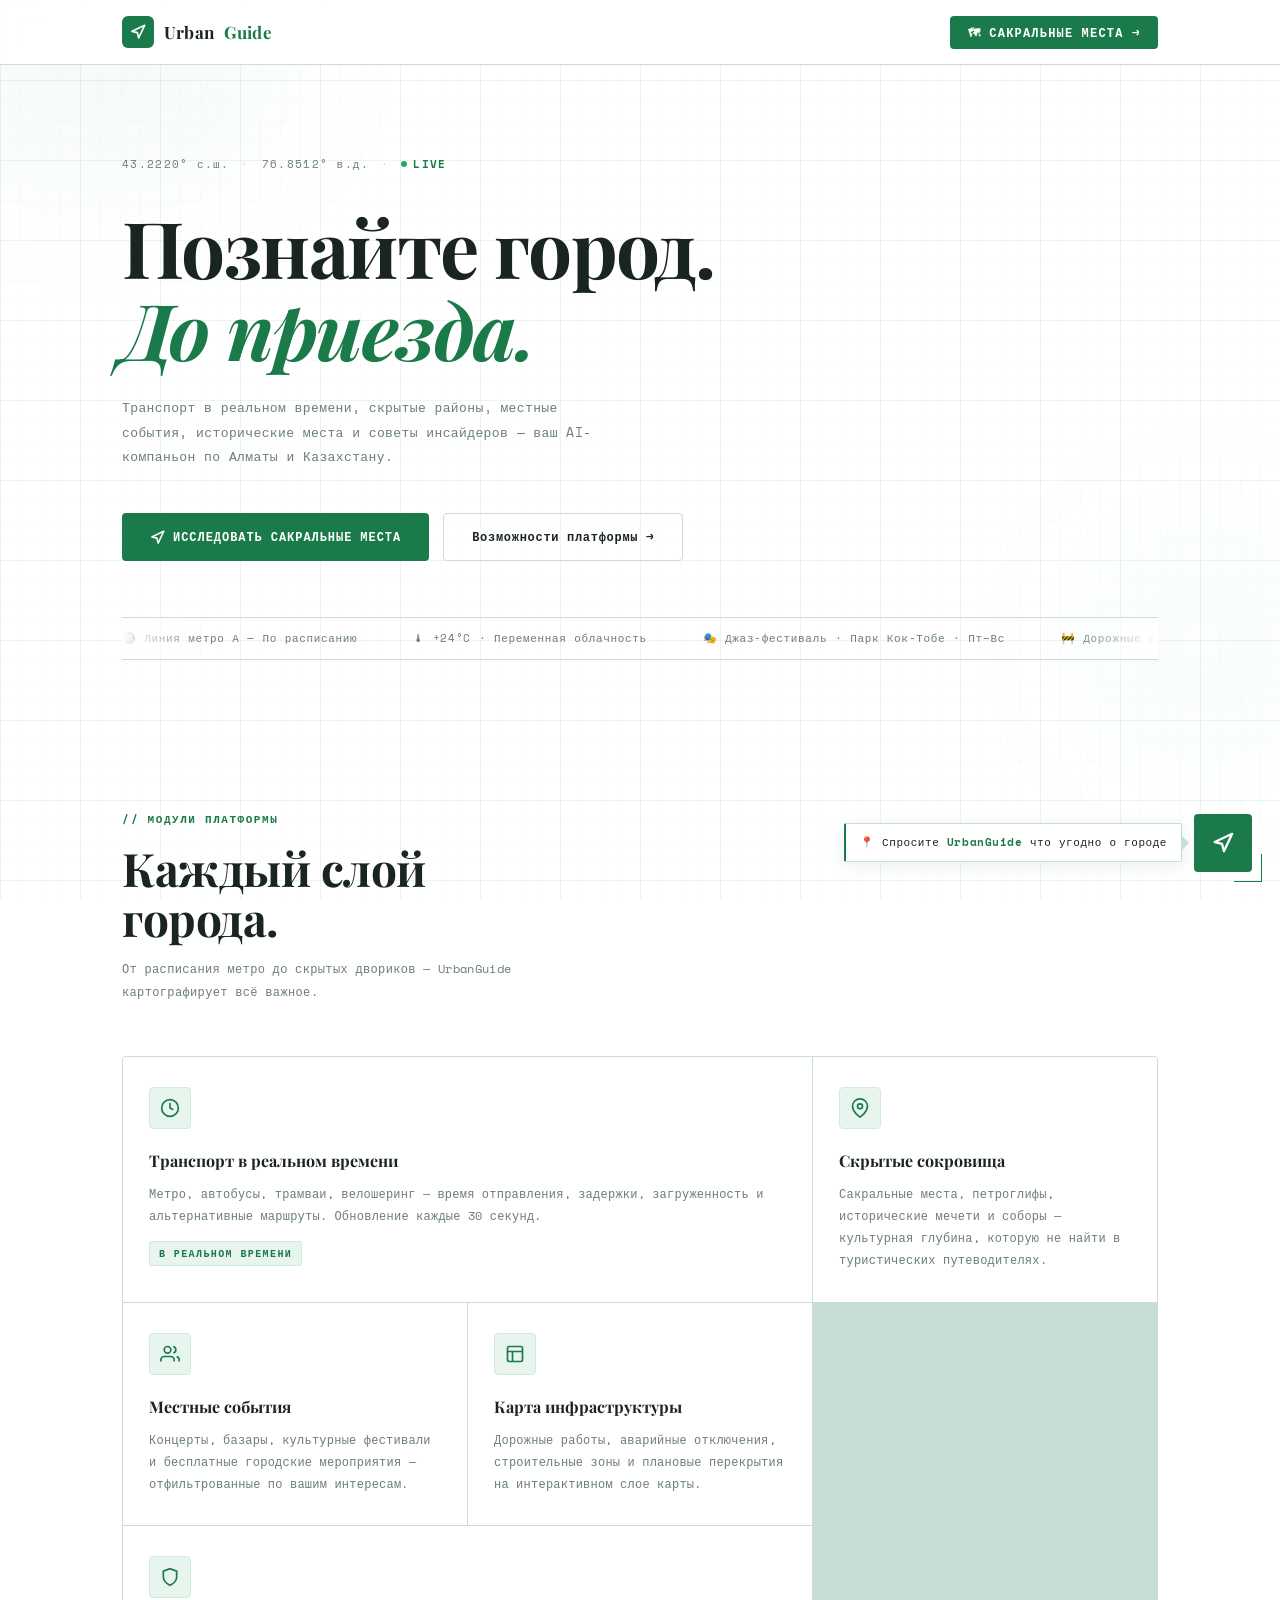
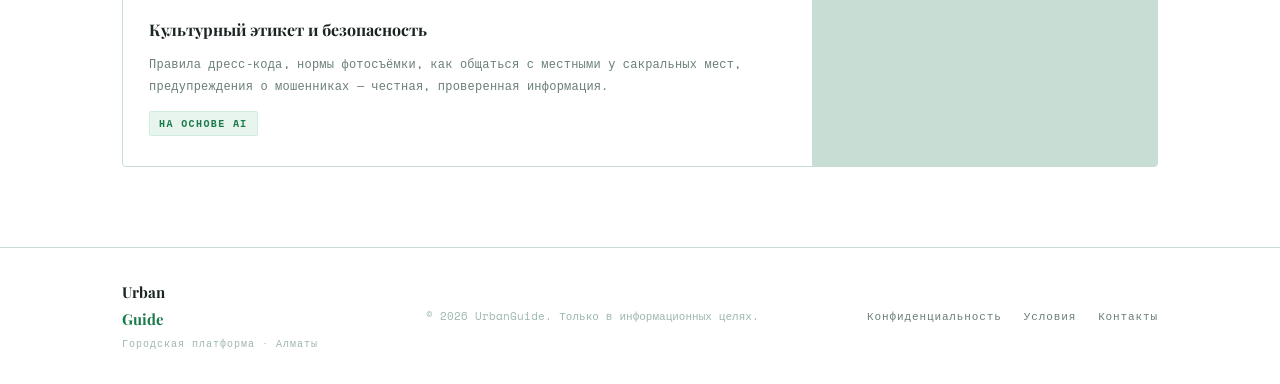
<file: index.html>
<!DOCTYPE html>
<html lang="ru">
<head>
  <meta charset="UTF-8">
  <meta name="viewport" content="width=device-width, initial-scale=1.0">
  <title>UrbanGuide — Умный путеводитель по Алматы</title>
  <link rel="stylesheet" href="style.css">
</head>
<body>

  <div class="map-grid"></div>
  <div class="orb orb-1"></div>
  <div class="orb orb-2"></div>

  <nav>
    <div class="nav-inner">
      <a href="index.html" class="nav-logo">
        <div class="nav-logo-icon">
          <svg width="16" height="16" viewBox="0 0 24 24" fill="none" stroke="currentColor" stroke-width="2.5" stroke-linecap="round" stroke-linejoin="round">
            <polygon points="3 11 22 2 13 21 11 13 3 11"/>
          </svg>
        </div>
        Urban<strong>Guide</strong>
      </a>
      <ul class="nav-links">
        <li><a href="hidden-gems.html" class="nav-cta">🗺 Сакральные места →</a></li>
      </ul>
    </div>
  </nav>

  <section class="hero">
    <div class="wrapper">
      <div class="hero-coords">
        <span class="coord-item">43.2220° с.ш.</span>
        <span class="coord-sep">·</span>
        <span class="coord-item">76.8512° в.д.</span>
        <span class="coord-sep">·</span>
        <span class="coord-live">
          <span class="live-dot"></span>
          LIVE
        </span>
      </div>

      <h1>Познайте город.<br><em>До приезда.</em></h1>

      <p class="hero-sub">
        Транспорт в реальном времени, скрытые районы, местные события, исторические места
        и советы инсайдеров — ваш AI-компаньон по Алматы и Казахстану.
      </p>

      <div class="hero-actions">
        <a href="hidden-gems.html" class="btn-primary">
          <svg width="15" height="15" viewBox="0 0 24 24" fill="none" stroke="currentColor" stroke-width="2.5" stroke-linecap="round" stroke-linejoin="round"><polygon points="3 11 22 2 13 21 11 13 3 11"/></svg>
          Исследовать сакральные места
        </a>
        <a href="#features" class="btn-ghost">Возможности платформы →</a>
      </div>

      <div class="ticker-wrap">
        <div class="ticker-track">
          <span>🚇 Линия метро А — По расписанию</span>
          <span>🌡 +24°C · Переменная облачность</span>
          <span>🎭 Джаз-фестиваль · Парк Кок-Тобе · Пт–Вс</span>
          <span>🚧 Дорожные работы · пр. Абая · до 3 июня</span>
          <span>🏛 Казахский музей · Открыт 10:00–18:00</span>
          <span>🕌 Центральная мечеть · Открыта для посетителей</span>
          <span>🚇 Линия метро А — По расписанию</span>
          <span>🌡 +24°C · Переменная облачность</span>
          <span>🎭 Джаз-фестиваль · Парк Кок-Тобе · Пт–Вс</span>
          <span>🚧 Дорожные работы · пр. Абая · до 3 июня</span>
        </div>
      </div>
    </div>
  </section>

  <section class="section" id="features">
    <div class="wrapper">
      <div class="section-tag">// МОДУЛИ ПЛАТФОРМЫ</div>
      <h2 class="section-title">Каждый слой<br>города.</h2>
      <p class="section-sub">От расписания метро до скрытых двориков — UrbanGuide картографирует всё важное.</p>

      <div class="features-grid">
        <div class="feature-card feature-card--wide">
          <div class="feature-icon">
            <svg width="20" height="20" viewBox="0 0 24 24" fill="none" stroke="currentColor" stroke-width="2"><circle cx="12" cy="12" r="10"/><polyline points="12 6 12 12 16 14"/></svg>
          </div>
          <div class="feature-title">Транспорт в реальном времени</div>
          <div class="feature-desc">Метро, автобусы, трамваи, велошеринг — время отправления, задержки, загруженность и альтернативные маршруты. Обновление каждые 30 секунд.</div>
          <div class="feature-tag">В РЕАЛЬНОМ ВРЕМЕНИ</div>
        </div>
        <div class="feature-card">
          <div class="feature-icon">
            <svg width="20" height="20" viewBox="0 0 24 24" fill="none" stroke="currentColor" stroke-width="2"><path d="M21 10c0 7-9 13-9 13s-9-6-9-13a9 9 0 0 1 18 0z"/><circle cx="12" cy="10" r="3"/></svg>
          </div>
          <div class="feature-title">Скрытые сокровища</div>
          <div class="feature-desc">Сакральные места, петроглифы, исторические мечети и соборы — культурная глубина, которую не найти в туристических путеводителях.</div>
        </div>
        <div class="feature-card">
          <div class="feature-icon">
            <svg width="20" height="20" viewBox="0 0 24 24" fill="none" stroke="currentColor" stroke-width="2"><path d="M17 21v-2a4 4 0 0 0-4-4H5a4 4 0 0 0-4 4v2"/><circle cx="9" cy="7" r="4"/><path d="M23 21v-2a4 4 0 0 0-3-3.87M16 3.13a4 4 0 0 1 0 7.75"/></svg>
          </div>
          <div class="feature-title">Местные события</div>
          <div class="feature-desc">Концерты, базары, культурные фестивали и бесплатные городские мероприятия — отфильтрованные по вашим интересам.</div>
        </div>
        <div class="feature-card">
          <div class="feature-icon">
            <svg width="20" height="20" viewBox="0 0 24 24" fill="none" stroke="currentColor" stroke-width="2"><rect x="3" y="3" width="18" height="18" rx="2"/><path d="M3 9h18M9 21V9"/></svg>
          </div>
          <div class="feature-title">Карта инфраструктуры</div>
          <div class="feature-desc">Дорожные работы, аварийные отключения, строительные зоны и плановые перекрытия на интерактивном слое карты.</div>
        </div>
        <div class="feature-card feature-card--wide">
          <div class="feature-icon">
            <svg width="20" height="20" viewBox="0 0 24 24" fill="none" stroke="currentColor" stroke-width="2"><path d="M12 22s8-4 8-10V5l-8-3-8 3v7c0 6 8 10 8 10z"/></svg>
          </div>
          <div class="feature-title">Культурный этикет и безопасность</div>
          <div class="feature-desc">Правила дресс-кода, нормы фотосъёмки, как общаться с местными у сакральных мест, предупреждения о мошенниках — честная, проверенная информация.</div>
          <div class="feature-tag">НА ОСНОВЕ AI</div>
        </div>
      </div>
    </div>
  </section>

  <footer>
    <div class="footer-inner">
      <div class="footer-logo">
        Urban<strong>Guide</strong>
        <span class="footer-tagline">Городская платформа · Алматы</span>
      </div>
      <div class="footer-copy">© 2026 UrbanGuide. Только в информационных целях.</div>
      <div class="footer-links">
        <a href="#">Конфиденциальность</a>
        <a href="#">Условия</a>
        <a href="#">Контакты</a>
      </div>
    </div>
  </footer>

  <script src="chatbot.js" defer></script>
</body>
</html>
</file>
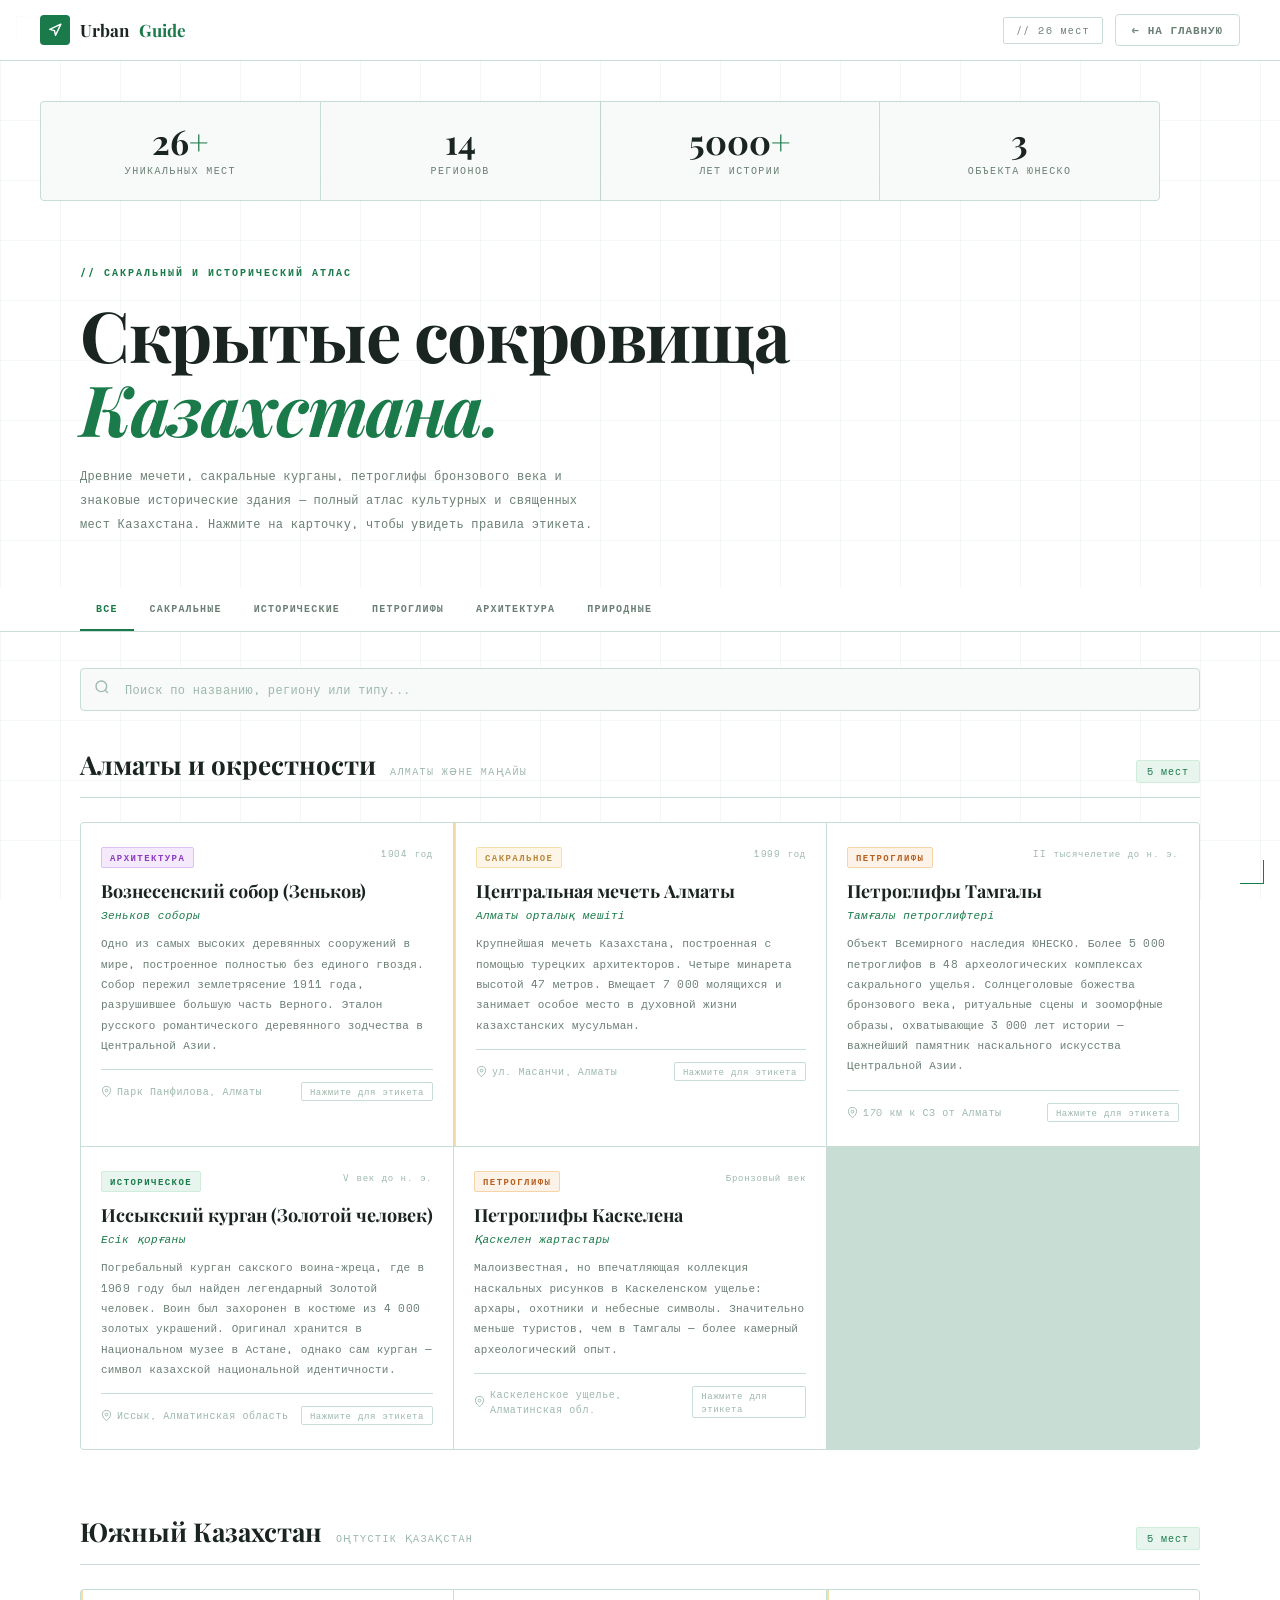
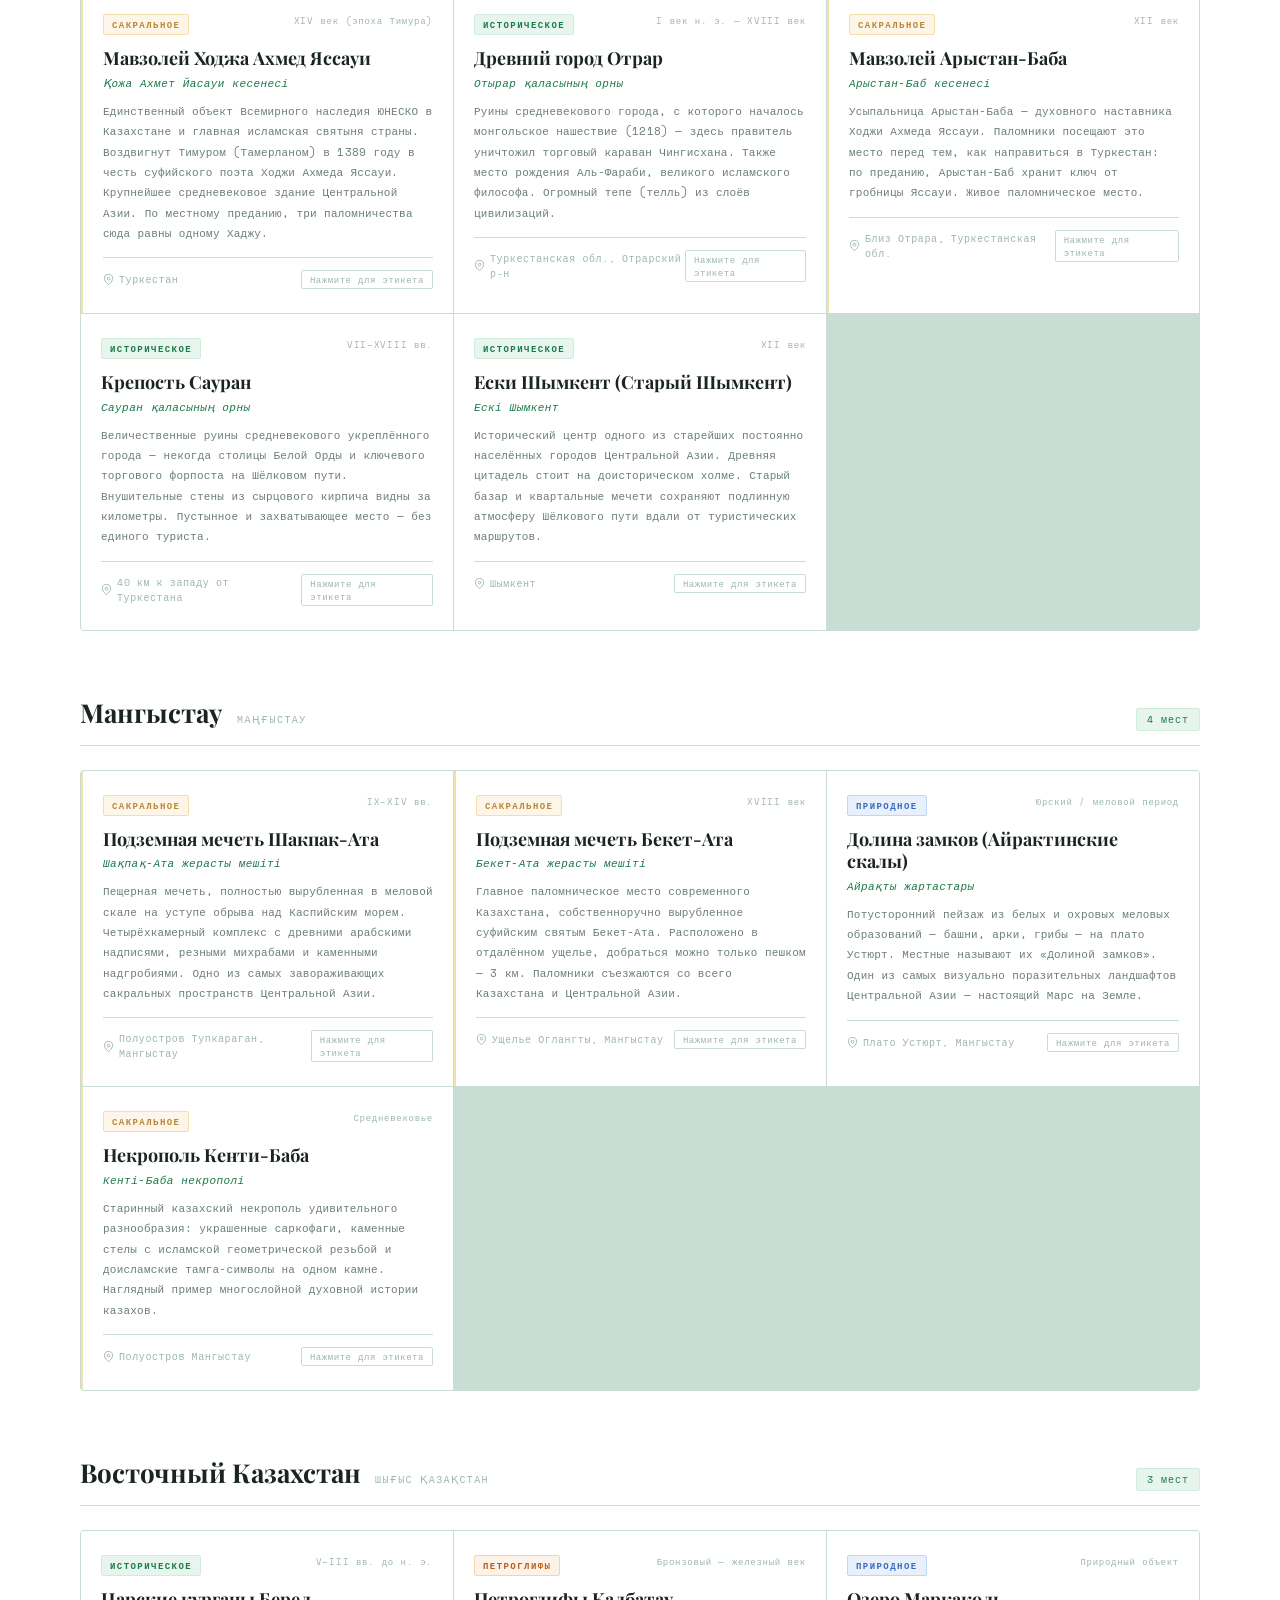
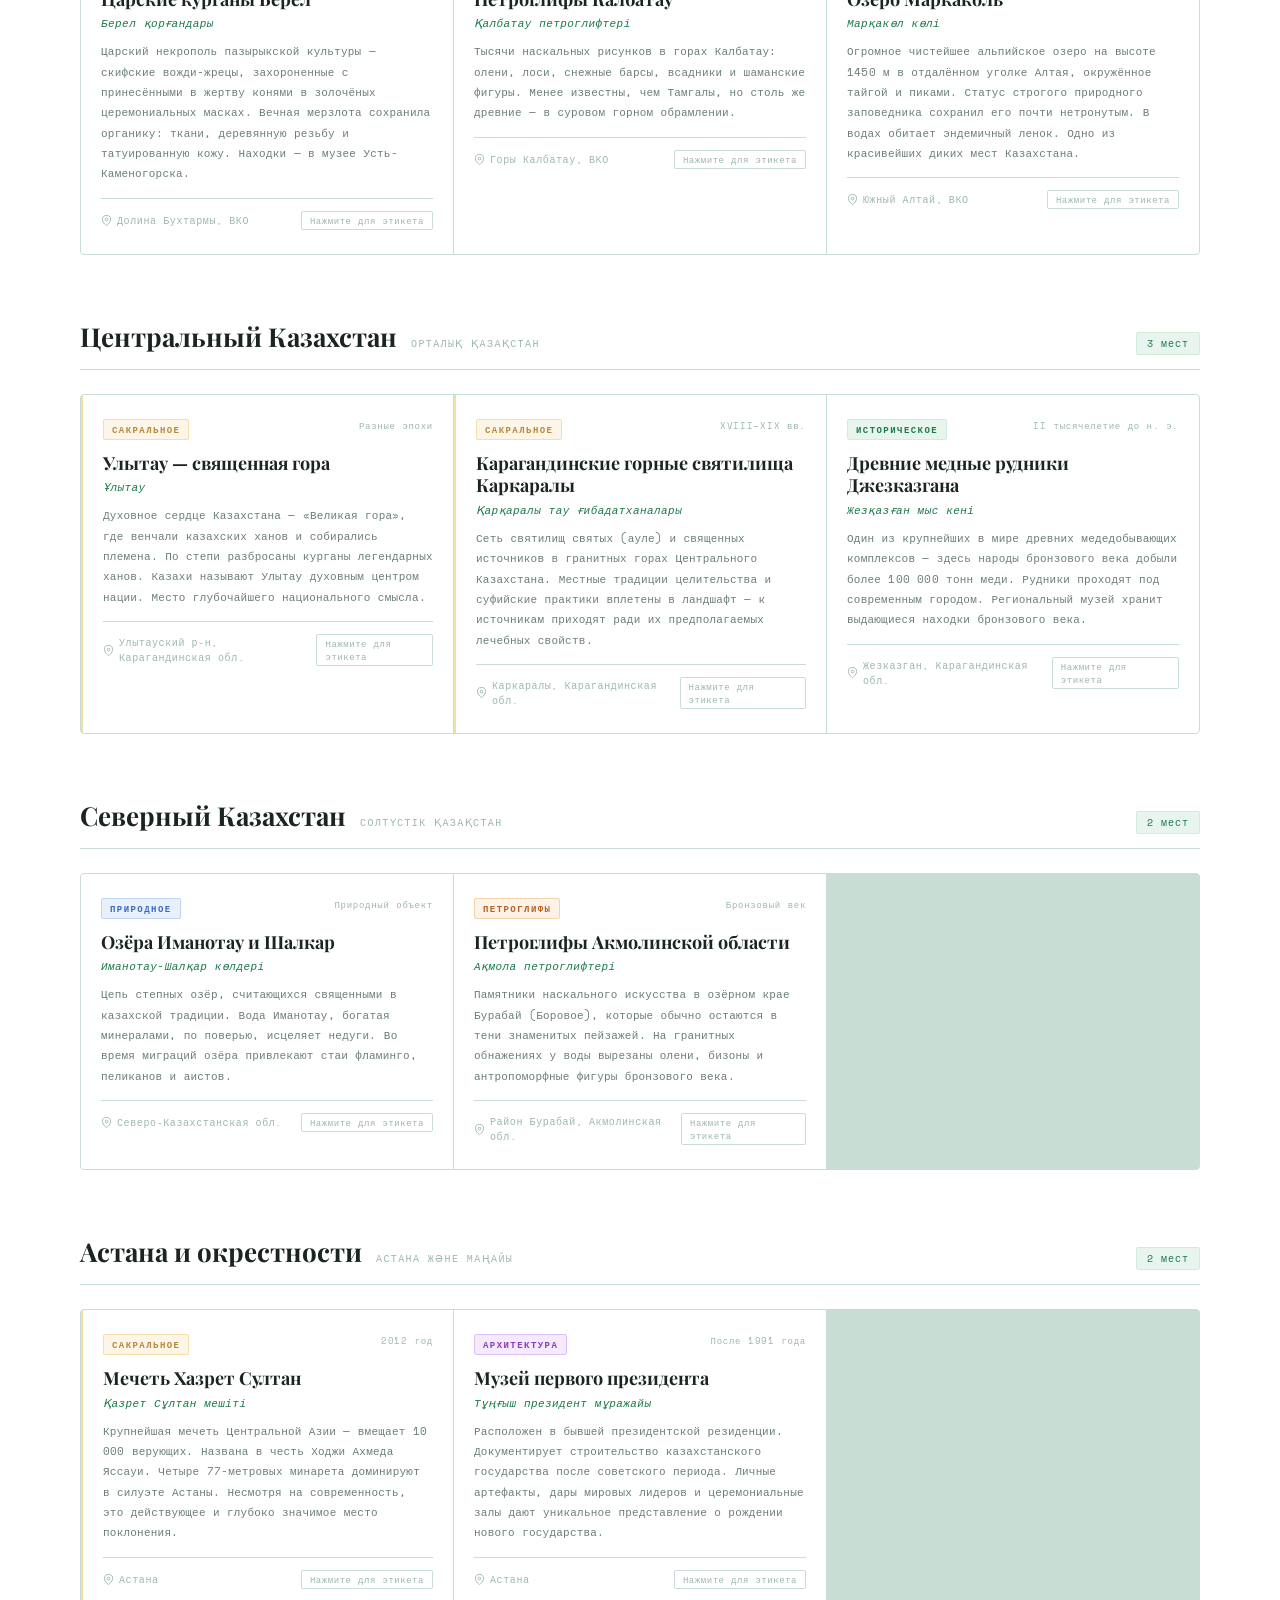
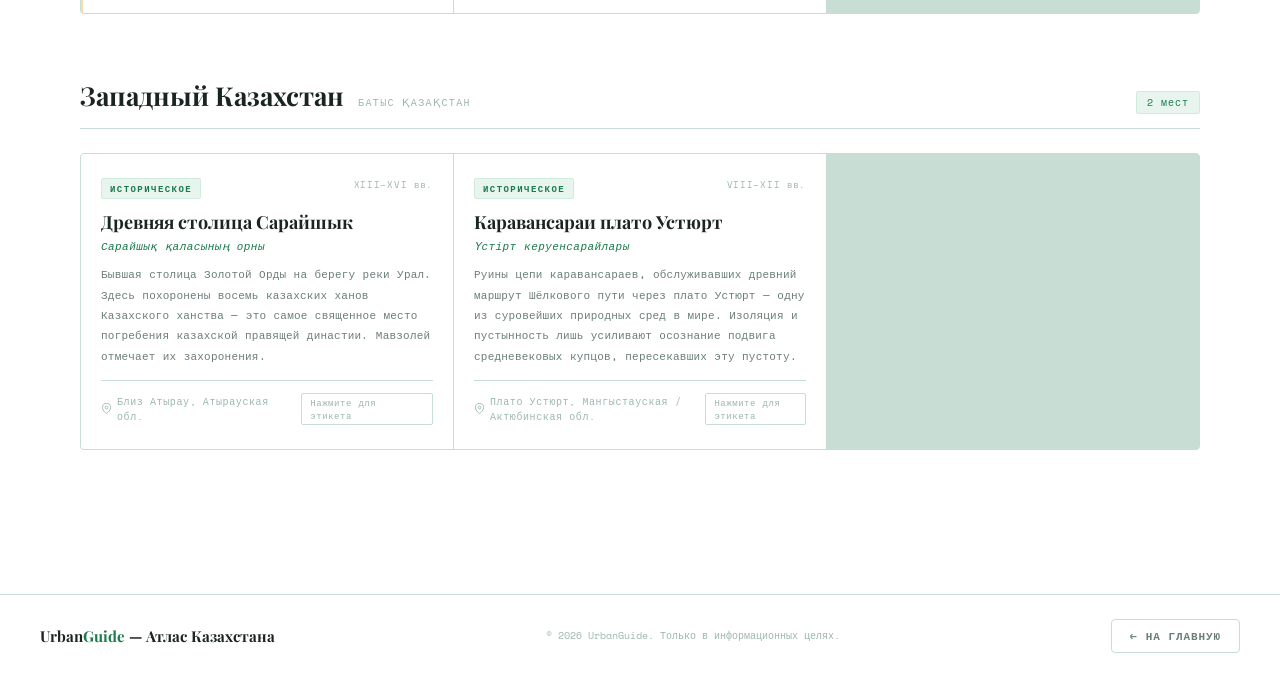
<file: hidden-gems.html>
<!DOCTYPE html>
<html lang="ru">
<head>
<meta charset="UTF-8">
<meta name="viewport" content="width=device-width, initial-scale=1.0">
<title>Сакральные места — Казахстан | UrbanGuide</title>
<link rel="preconnect" href="https://fonts.googleapis.com">
<link href="https://fonts.googleapis.com/css2?family=Playfair+Display:ital,wght@0,400;0,700;1,400;1,700&family=Space+Mono:wght@400;700&display=swap" rel="stylesheet">
<style>
:root {
  --bg:        #ffffff;
  --bg2:       #f7faf8;
  --bg3:       #eef6f1;
  --green:     #1a7a4a;
  --green-lt:  #27a762;
  --green-dim: #e8f5ee;
  --green-mid: #d0eddc;
  --gold:      #b8873a;
  --gold-dim:  #fdf6e8;
  --gold-mid:  #f5dfa8;
  --text:      #1a2420;
  --muted:     #6b7f75;
  --hint:      #9db8ac;
  --border:    #c8ddd3;
  --mono:      'Space Mono', monospace;
  --serif:     'Playfair Display', serif;
}
*,*::before,*::after{box-sizing:border-box;margin:0;padding:0}
html{scroll-behavior:smooth}
body{background:var(--bg);color:var(--text);font-family:var(--mono);min-height:100vh;overflow-x:hidden}

body::before{content:'';position:fixed;inset:0;background-image:linear-gradient(rgba(26,122,74,0.05) 1px,transparent 1px),linear-gradient(90deg,rgba(26,122,74,0.05) 1px,transparent 1px);background-size:60px 60px;pointer-events:none;z-index:0}
body::after{content:'';position:fixed;top:16px;left:16px;width:24px;height:24px;border-top:1px solid var(--green);border-left:1px solid var(--green);z-index:10;pointer-events:none}
.corner-br{position:fixed;bottom:16px;right:16px;width:24px;height:24px;border-bottom:1px solid var(--green);border-right:1px solid var(--green);z-index:10;pointer-events:none}

/* NAV */
nav{position:sticky;top:0;z-index:100;padding:14px 40px;border-bottom:1.5px solid var(--border);background:rgba(255,255,255,0.95);backdrop-filter:blur(20px);display:flex;align-items:center;justify-content:space-between}
.nav-logo{display:flex;align-items:center;gap:10px;font-family:var(--serif);font-size:17px;font-weight:700;color:var(--text);text-decoration:none}
.nav-logo strong{color:var(--green)}
.nav-logo-icon{width:30px;height:30px;background:var(--green);border-radius:4px;display:flex;align-items:center;justify-content:center}
.nav-logo-icon svg{width:14px;height:14px;color:#fff}
.nav-right{display:flex;align-items:center;gap:12px}
.nav-back{font-family:var(--mono);font-size:11px;font-weight:700;letter-spacing:0.08em;text-transform:uppercase;color:var(--muted);text-decoration:none;border:1.5px solid var(--border);padding:7px 16px;border-radius:4px;transition:all 0.2s}
.nav-back:hover{border-color:var(--green);color:var(--green);background:var(--green-dim)}
.nav-count{font-size:10px;letter-spacing:0.14em;color:var(--muted);border:1px solid var(--border);padding:5px 12px;border-radius:2px}

/* HERO */
.hero{padding:64px 40px 52px;position:relative;z-index:1;max-width:1200px;margin:0 auto}
.hero-label{font-size:10px;letter-spacing:0.2em;color:var(--green);font-weight:700;text-transform:uppercase;margin-bottom:18px}
.hero h1{font-family:var(--serif);font-size:clamp(40px,5.5vw,80px);font-weight:700;line-height:1.05;letter-spacing:-0.02em;margin-bottom:18px;color:var(--text)}
.hero h1 em{font-style:italic;color:var(--green)}
.hero-sub{font-size:12px;color:var(--muted);max-width:520px;line-height:2;letter-spacing:0.03em;margin-bottom:0}

/* STATS */
.stats-bar{display:grid;grid-template-columns:repeat(4,1fr);gap:1px;background:var(--border);border:1.5px solid var(--border);border-radius:4px;overflow:hidden;margin:40px 40px 0;max-width:1120px}
.stat-item{background:var(--bg2);padding:22px 18px;text-align:center;position:relative}
.stat-item::before{content:'';position:absolute;top:0;left:0;right:0;height:2px;background:var(--green);transform:scaleX(0);transform-origin:left;transition:transform 0.3s}
.stat-item:hover::before{transform:scaleX(1)}
.stat-num{font-family:var(--serif);font-size:34px;font-weight:700;color:var(--text);line-height:1;margin-bottom:5px}
.stat-num span{color:var(--green)}
.stat-label{font-size:10px;color:var(--muted);text-transform:uppercase;letter-spacing:0.14em}

/* FILTER */
.filter-bar{position:sticky;top:57px;z-index:90;background:rgba(255,255,255,0.97);backdrop-filter:blur(20px);border-bottom:1.5px solid var(--border)}
.filter-inner{max-width:1200px;margin:0 auto;padding:0 40px;display:flex;gap:0;overflow-x:auto;scrollbar-width:none}
.filter-inner::-webkit-scrollbar{display:none}
.filter-btn{background:none;border:none;border-bottom:2px solid transparent;color:var(--muted);font-family:var(--mono);font-size:10px;font-weight:700;letter-spacing:0.12em;text-transform:uppercase;padding:13px 16px;cursor:pointer;transition:color 0.2s,border-color 0.2s;white-space:nowrap;flex-shrink:0}
.filter-btn:hover{color:var(--text)}
.filter-btn.active{color:var(--green);border-bottom-color:var(--green)}

/* SEARCH */
.search-section{max-width:1200px;margin:0 auto;padding:36px 40px 0}
.search-wrap{position:relative}
.search-input{width:100%;background:var(--bg2);border:1.5px solid var(--border);border-radius:4px;padding:12px 16px 12px 44px;color:var(--text);font-family:var(--mono);font-size:12px;outline:none;transition:border-color 0.2s;letter-spacing:0.03em}
.search-input::placeholder{color:var(--hint)}
.search-input:focus{border-color:var(--green)}
.search-icon{position:absolute;left:14px;top:50%;transform:translateY(-50%);color:var(--hint)}
.search-icon svg{width:16px;height:16px}

/* MAIN */
main{max-width:1200px;margin:0 auto;padding:36px 40px 80px;position:relative;z-index:1}

/* REGION */
.region{margin-bottom:64px}
.region-header{display:flex;align-items:baseline;gap:14px;margin-bottom:24px;padding-bottom:14px;border-bottom:1.5px solid var(--border)}
.region-name{font-family:var(--serif);font-size:26px;font-weight:700;color:var(--text)}
.region-sub{font-size:10px;letter-spacing:0.14em;color:var(--hint);text-transform:uppercase}
.region-count{margin-left:auto;font-size:10px;letter-spacing:0.1em;color:var(--green);border:1px solid var(--green-mid);padding:3px 10px;border-radius:2px;background:var(--green-dim)}

/* GRID */
.gems-grid{display:grid;grid-template-columns:repeat(auto-fill,minmax(310px,1fr));gap:1px;background:var(--border);border:1.5px solid var(--border);border-radius:4px;overflow:hidden}

/* CARD */
.gem-card{background:var(--bg);padding:24px 20px;transition:background 0.2s;position:relative;cursor:pointer}
.gem-card:hover{background:var(--bg2)}
.gem-card::before{content:'';position:absolute;top:0;left:0;right:0;height:2.5px;background:var(--green);transform:scaleX(0);transform-origin:left;transition:transform 0.3s}
.gem-card:hover::before,.gem-card.expanded::before{transform:scaleX(1)}
.gem-card--sacred{border-left:2.5px solid var(--gold-mid)}
.gem-card--sacred::before{background:var(--gold)}

.card-top{display:flex;align-items:flex-start;justify-content:space-between;margin-bottom:12px}
.card-type{font-size:9px;letter-spacing:0.16em;font-weight:700;text-transform:uppercase;padding:3px 8px;border-radius:2px}
.type-sacred{background:var(--gold-dim);color:var(--gold);border:1px solid var(--gold-mid)}
.type-historical{background:var(--green-dim);color:var(--green);border:1px solid var(--green-mid)}
.type-natural{background:#e8f0fb;color:#3a6abf;border:1px solid #c0d4f5}
.type-architectural{background:#f5eafb;color:#8a3abf;border:1px solid #ddc0f5}
.type-petroglyphs{background:#fdf2e8;color:#b86020;border:1px solid #f5d4a8}
.card-era{font-size:9px;color:var(--hint);letter-spacing:0.08em}

.card-name{font-family:var(--serif);font-size:18px;font-weight:700;color:var(--text);line-height:1.25;margin-bottom:5px}
.card-name-kz{font-size:11px;color:var(--green);letter-spacing:0.04em;margin-bottom:10px;font-style:italic}
.card-desc{font-size:11px;color:var(--muted);line-height:1.85;letter-spacing:0.02em;margin-bottom:14px}

.card-footer{display:flex;align-items:center;justify-content:space-between;padding-top:12px;border-top:1px solid var(--border)}
.card-location{font-size:10px;color:var(--hint);letter-spacing:0.06em;display:flex;align-items:center;gap:5px}
.card-location svg{width:11px;height:11px;flex-shrink:0}
.tap-hint{font-size:9px;color:var(--hint);letter-spacing:0.06em;border:1px solid var(--border);padding:2px 8px;border-radius:2px;transition:all 0.2s}
.gem-card:hover .tap-hint,.gem-card.expanded .tap-hint{color:var(--green);border-color:var(--green-mid);background:var(--green-dim)}

/* ETIQUETTE */
.etiq-panel{display:none;margin-top:14px;background:var(--green-dim);border:1px solid var(--green-mid);border-radius:2px;padding:14px}
.gem-card.expanded .etiq-panel{display:block}
.etiq-title{font-size:9px;font-weight:700;letter-spacing:0.16em;text-transform:uppercase;color:var(--green);margin-bottom:10px}
.etiq-list{list-style:none;display:flex;flex-direction:column;gap:7px}
.etiq-list li{font-size:11px;color:var(--muted);line-height:1.65;padding-left:14px;position:relative;letter-spacing:0.02em}
.etiq-list li::before{content:'→';position:absolute;left:0;color:var(--green);font-size:10px}

/* EMPTY */
.empty-state{text-align:center;padding:60px 20px;color:var(--hint);font-size:12px;letter-spacing:0.06em;display:none}
.empty-state.visible{display:block}

/* FOOTER */
footer{border-top:1.5px solid var(--border);padding:24px 40px;display:flex;align-items:center;justify-content:space-between;flex-wrap:wrap;gap:12px;position:relative;z-index:1;background:var(--bg)}
.footer-logo{font-family:var(--serif);font-size:15px;font-weight:700;color:var(--text)}
.footer-logo strong{color:var(--green)}
.footer-copy{font-size:10px;color:var(--hint)}
.footer-back{font-family:var(--mono);font-size:11px;font-weight:700;letter-spacing:0.08em;color:var(--muted);text-decoration:none;border:1.5px solid var(--border);padding:8px 18px;border-radius:4px;transition:all 0.2s;text-transform:uppercase}
.footer-back:hover{border-color:var(--green);color:var(--green);background:var(--green-dim)}

::-webkit-scrollbar{width:5px}
::-webkit-scrollbar-track{background:var(--bg2)}
::-webkit-scrollbar-thumb{background:var(--green-mid);border-radius:4px}

@media(max-width:640px){
  nav,.hero,main,footer,.search-section{padding-left:20px;padding-right:20px}
  .filter-inner{padding:0 20px}
  .stats-bar{grid-template-columns:repeat(2,1fr);margin-left:20px;margin-right:20px}
  .gems-grid{grid-template-columns:1fr}
}
</style>
</head>
<body>
<div class="corner-br"></div>

<nav>
  <a class="nav-logo" href="index.html">
    <div class="nav-logo-icon">
      <svg viewBox="0 0 24 24" fill="none" stroke="currentColor" stroke-width="2.5" stroke-linecap="round" stroke-linejoin="round"><polygon points="3 11 22 2 13 21 11 13 3 11"/></svg>
    </div>
    Urban<strong>Guide</strong>
  </a>
  <div class="nav-right">
    <div class="nav-count" id="total-count">// Загрузка...</div>
    <a class="nav-back" href="index.html">← На главную</a>
  </div>
</nav>

<div class="stats-bar">
  <div class="stat-item"><div class="stat-num" id="s-total">0<span>+</span></div><div class="stat-label">Уникальных мест</div></div>
  <div class="stat-item"><div class="stat-num">14<span></span></div><div class="stat-label">Регионов</div></div>
  <div class="stat-item"><div class="stat-num">5000<span>+</span></div><div class="stat-label">Лет истории</div></div>
  <div class="stat-item"><div class="stat-num">3<span></span></div><div class="stat-label">Объекта ЮНЕСКО</div></div>
</div>

<div class="hero">
  <div class="hero-label">// Сакральный и исторический атлас</div>
  <h1>Скрытые сокровища<br><em>Казахстана.</em></h1>
  <p class="hero-sub">Древние мечети, сакральные курганы, петроглифы бронзового века и знаковые исторические здания — полный атлас культурных и священных мест Казахстана. Нажмите на карточку, чтобы увидеть правила этикета.</p>
</div>

<div class="filter-bar">
  <div class="filter-inner" id="filter-bar">
    <button class="filter-btn active" data-filter="all">Все</button>
    <button class="filter-btn" data-filter="sacred">Сакральные</button>
    <button class="filter-btn" data-filter="historical">Исторические</button>
    <button class="filter-btn" data-filter="petroglyphs">Петроглифы</button>
    <button class="filter-btn" data-filter="architectural">Архитектура</button>
    <button class="filter-btn" data-filter="natural">Природные</button>
  </div>
</div>

<div class="search-section">
  <div class="search-wrap">
    <div class="search-icon"><svg viewBox="0 0 24 24" fill="none" stroke="currentColor" stroke-width="2"><circle cx="11" cy="11" r="8"/><line x1="21" y1="21" x2="16.65" y2="16.65"/></svg></div>
    <input class="search-input" id="search-input" type="text" placeholder="Поиск по названию, региону или типу..." autocomplete="off">
  </div>
</div>

<main id="main-content">
  <div id="gems-container"></div>
  <div class="empty-state" id="empty-state">По вашему запросу ничего не найдено.</div>
</main>

<footer>
  <div class="footer-logo">Urban<strong>Guide</strong> — Атлас Казахстана</div>
  <div class="footer-copy">© 2026 UrbanGuide. Только в информационных целях.</div>
  <a class="footer-back" href="index.html">← На главную</a>
</footer>

<script>
const GEMS = [
  {
    region: "Алматы и окрестности",
    regionSub: "Алматы және маңайы",
    items: [
      {
        name: "Вознесенский собор (Зеньков)",
        nameKz: "Зеньков соборы",
        type: "architectural",
        typeLabel: "Архитектура",
        era: "1904 год",
        location: "Парк Панфилова, Алматы",
        desc: "Одно из самых высоких деревянных сооружений в мире, построенное полностью без единого гвоздя. Собор пережил землетрясение 1911 года, разрушившее большую часть Верного. Эталон русского романтического деревянного зодчества в Центральной Азии.",
        etiquette: [
          "Скромная одежда обязательна — плечи и колени должны быть прикрыты",
          "Женщинам следует покрыть голову платком внутри",
          "Съёмка снаружи разрешена; внутри — спрашивайте разрешение",
          "Соблюдайте тишину во время богослужений",
          "Не входите во время активной литургии без приглашения"
        ]
      },
      {
        name: "Центральная мечеть Алматы",
        nameKz: "Алматы орталық мешіті",
        type: "sacred",
        typeLabel: "Сакральное",
        era: "1999 год",
        location: "ул. Масанчи, Алматы",
        desc: "Крупнейшая мечеть Казахстана, построенная с помощью турецких архитекторов. Четыре минарета высотой 47 метров. Вмещает 7 000 молящихся и занимает особое место в духовной жизни казахстанских мусульман.",
        etiquette: [
          "Снимайте обувь перед входом — используйте специальные стеллажи",
          "Женщины обязаны носить хиджаб и одежду, закрывающую всё тело",
          "Мужчины должны быть в длинных брюках; шорты не допускаются",
          "Немусульмане могут войти вне времени намаза — уточните у прихожанина",
          "Пять ежедневных намазов: избегайте визитов в эти промежутки",
          "Фотосъёмка внутри без официального разрешения запрещена"
        ]
      },
      {
        name: "Петроглифы Тамгалы",
        nameKz: "Тамғалы петроглифтері",
        type: "petroglyphs",
        typeLabel: "Петроглифы",
        era: "II тысячелетие до н. э.",
        location: "170 км к СЗ от Алматы",
        desc: "Объект Всемирного наследия ЮНЕСКО. Более 5 000 петроглифов в 48 археологических комплексах сакрального ущелья. Солнцеголовые божества бронзового века, ритуальные сцены и зооморфные образы, охватывающие 3 000 лет истории — важнейший памятник наскального искусства Центральной Азии.",
        etiquette: [
          "Не прикасайтесь к рисункам — жир с кожи ускоряет разрушение камня",
          "Держитесь обозначенных троп — хождение вне дорожек повреждает памятник",
          "Съёмка разрешена; штатив требует разрешения у смотрителей",
          "Ущелье считается священным местом — ведите себя с почтением",
          "Нанимайте только официальных гидов у входа — неофициальные здесь распространены",
          "Запрещено есть и пить вблизи петроглифов"
        ]
      },
      {
        name: "Иссыкский курган (Золотой человек)",
        nameKz: "Есік қорғаны",
        type: "historical",
        typeLabel: "Историческое",
        era: "V век до н. э.",
        location: "Иссык, Алматинская область",
        desc: "Погребальный курган сакского воина-жреца, где в 1969 году был найден легендарный Золотой человек. Воин был захоронен в костюме из 4 000 золотых украшений. Оригинал хранится в Национальном музее в Астане, однако сам курган — символ казахской национальной идентичности.",
        etiquette: [
          "Курган — погребальное место, относитесь к нему как к священной земле",
          "Не взбирайтесь на насыпь",
          "Громкий шум и музыка неуместны",
          "Рядом есть музей с репликами Золотого человека — настоятельно рекомендуется"
        ]
      },
      {
        name: "Петроглифы Каскелена",
        nameKz: "Қаскелен жартастары",
        type: "petroglyphs",
        typeLabel: "Петроглифы",
        era: "Бронзовый век",
        location: "Каскеленское ущелье, Алматинская обл.",
        desc: "Малоизвестная, но впечатляющая коллекция наскальных рисунков в Каскеленском ущелье: архары, охотники и небесные символы. Значительно меньше туристов, чем в Тамгалы — более камерный археологический опыт.",
        etiquette: [
          "Официального входного билета нет — не оставляйте мусора",
          "Не прикасайтесь к рисункам",
          "Никакой инфраструктуры — берите воду и карту с собой"
        ]
      }
    ]
  },
  {
    region: "Южный Казахстан",
    regionSub: "Оңтүстік Қазақстан",
    items: [
      {
        name: "Мавзолей Ходжа Ахмед Яссауи",
        nameKz: "Қожа Ахмет Йасауи кесенесі",
        type: "sacred",
        typeLabel: "Сакральное",
        era: "XIV век (эпоха Тимура)",
        location: "Туркестан",
        desc: "Единственный объект Всемирного наследия ЮНЕСКО в Казахстане и главная исламская святыня страны. Воздвигнут Тимуром (Тамерланом) в 1389 году в честь суфийского поэта Ходжи Ахмеда Яссауи. Крупнейшее средневековое здание Центральной Азии. По местному преданию, три паломничества сюда равны одному Хаджу.",
        etiquette: [
          "Скромная одежда строго обязательна — полное прикрытие для всех посетителей",
          "Женщинам необходимо покрыть голову и носить длинную одежду",
          "Снимайте обувь у входа",
          "Громко разговаривать или смеяться в главном зале — неуважение",
          "Не прикасайтесь к огромному бронзовому казану (Тайказан)",
          "Фотосъёмка внутри — платный билет у кассы",
          "Место принимает настоящих паломников — уступайте им дорогу"
        ]
      },
      {
        name: "Древний город Отрар",
        nameKz: "Отырар қаласының орны",
        type: "historical",
        typeLabel: "Историческое",
        era: "I век н. э. — XVIII век",
        location: "Туркестанская обл., Отрарский р-н",
        desc: "Руины средневекового города, с которого началось монгольское нашествие (1218) — здесь правитель уничтожил торговый караван Чингисхана. Также место рождения Аль-Фараби, великого исламского философа. Огромный тепе (телль) из слоёв цивилизаций.",
        etiquette: [
          "Авторизованные археологические зоны чётко обозначены — соблюдайте границы",
          "Запрещено уносить любые фрагменты, черепки или камни",
          "Объект частично раскопан — осторожно у открытых траншей",
          "Местные гиды дают контекст, недоступный из табличек — наймите одного"
        ]
      },
      {
        name: "Мавзолей Арыстан-Баба",
        nameKz: "Арыстан-Баб кесенесі",
        type: "sacred",
        typeLabel: "Сакральное",
        era: "XII век",
        location: "Близ Отрара, Туркестанская обл.",
        desc: "Усыпальница Арыстан-Баба — духовного наставника Ходжи Ахмеда Яссауи. Паломники посещают это место перед тем, как направиться в Туркестан: по преданию, Арыстан-Баб хранит ключ от гробницы Яссауи. Живое паломническое место.",
        etiquette: [
          "Активное место паломничества — будьте предельно уважительны",
          "Женщины должны быть полностью одеты; мужчины — снять головные уборы и надеть длинные брюки",
          "Не фотографируйте паломников без разрешения — многие приходят в личном горе",
          "Разрешается привязать белую ткань (туман) к ограде — как делают местные",
          "Не заходите в закрытые внутренние помещения"
        ]
      },
      {
        name: "Крепость Сауран",
        nameKz: "Сауран қаласының орны",
        type: "historical",
        typeLabel: "Историческое",
        era: "VII–XVIII вв.",
        location: "40 км к западу от Туркестана",
        desc: "Величественные руины средневекового укреплённого города — некогда столицы Белой Орды и ключевого торгового форпоста на Шёлковом пути. Внушительные стены из сырцового кирпича видны за километры. Пустынное и захватывающее место — без единого туриста.",
        etiquette: [
          "Стены хрупкие — не взбирайтесь на них",
          "Часть объекта отреставрирована — соблюдайте реставрационные маркеры",
          "Никаких удобств — берите воду и еду с собой"
        ]
      },
      {
        name: "Ески Шымкент (Старый Шымкент)",
        nameKz: "Ескі Шымкент",
        type: "historical",
        typeLabel: "Историческое",
        era: "XII век",
        location: "Шымкент",
        desc: "Исторический центр одного из старейших постоянно населённых городов Центральной Азии. Древняя цитадель стоит на доисторическом холме. Старый базар и квартальные мечети сохраняют подлинную атмосферу Шёлкового пути вдали от туристических маршрутов.",
        etiquette: [
          "Торг на базаре приветствуется — но без агрессии",
          "Спрашивайте разрешение перед съёмкой жителей и торговцев",
          "Квартальные мечети — для молящихся; наблюдайте снаружи, если не приглашены"
        ]
      }
    ]
  },
  {
    region: "Мангыстау",
    regionSub: "Маңғыстау",
    items: [
      {
        name: "Подземная мечеть Шакпак-Ата",
        nameKz: "Шақпақ-Ата жерасты мешіті",
        type: "sacred",
        typeLabel: "Сакральное",
        era: "IX–XIV вв.",
        location: "Полуостров Тупкараган, Мангыстау",
        desc: "Пещерная мечеть, полностью вырубленная в меловой скале на уступе обрыва над Каспийским морем. Четырёхкамерный комплекс с древними арабскими надписями, резными михрабами и каменными надгробиями. Одно из самых завораживающих сакральных пространств Центральной Азии.",
        etiquette: [
          "Снимайте обувь перед входом в вырубленные залы",
          "Женщинам необходимо покрыть голову и одеться скромно",
          "Говорите тихо — эхо разносится по всем камерам",
          "Тропа по обрыву крутая и без ограждений — будьте предельно осторожны",
          "Не трогайте надписи и декоративные элементы"
        ]
      },
      {
        name: "Подземная мечеть Бекет-Ата",
        nameKz: "Бекет-Ата жерасты мешіті",
        type: "sacred",
        typeLabel: "Сакральное",
        era: "XVIII век",
        location: "Ущелье Оглангты, Мангыстау",
        desc: "Главное паломническое место современного Казахстана, собственноручно вырубленное суфийским святым Бекет-Ата. Расположено в отдалённом ущелье, добраться можно только пешком — 3 км. Паломники съезжаются со всего Казахстана и Центральной Азии.",
        etiquette: [
          "Святейшее действующее паломническое место Казахстана — относитесь соответственно",
          "Полная скромная одежда обязательна для всех посетителей",
          "Встаньте в очередь — не обгоняйте паломников",
          "Фотосъёмка внутри мечети строго запрещена",
          "Возьмите еду для совместной трапезы (дастархан) — это часть паломнической традиции",
          "Не снимайте молящихся или скорбящих",
          "Пешая дорога от парковки обязательна — проезд на машине закрыт"
        ]
      },
      {
        name: "Долина замков (Айрактинские скалы)",
        nameKz: "Айрақты жартастары",
        type: "natural",
        typeLabel: "Природное",
        era: "Юрский / меловой период",
        location: "Плато Устюрт, Мангыстау",
        desc: "Потусторонний пейзаж из белых и охровых меловых образований — башни, арки, грибы — на плато Устюрт. Местные называют их «Долиной замков». Один из самых визуально поразительных ландшафтов Центральной Азии — настоящий Марс на Земле.",
        etiquette: [
          "Плато — дикая природа без инфраструктуры",
          "Необходимы надёжный внедорожник и GPS",
          "Не съезжайте с существующих колей — тонкий поверхностный слой легко повреждается",
          "Берите воду минимум на 2 дополнительных дня на случай поломки"
        ]
      },
      {
        name: "Некрополь Кенти-Баба",
        nameKz: "Кенті-Баба некрополі",
        type: "sacred",
        typeLabel: "Сакральное",
        era: "Средневековье",
        location: "Полуостров Мангыстау",
        desc: "Старинный казахский некрополь удивительного разнообразия: украшенные саркофаги, каменные стелы с исламской геометрической резьбой и доисламские тамга-символы на одном камне. Наглядный пример многослойной духовной истории казахов.",
        etiquette: [
          "Погост — идите с тихим уважением",
          "Не садитесь и не облокачивайтесь на надгробия",
          "Съёмка разрешена, но с достоинством"
        ]
      }
    ]
  },
  {
    region: "Восточный Казахстан",
    regionSub: "Шығыс Қазақстан",
    items: [
      {
        name: "Царские курганы Берел",
        nameKz: "Берел қорғандары",
        type: "historical",
        typeLabel: "Историческое",
        era: "V–III вв. до н. э.",
        location: "Долина Бухтармы, ВКО",
        desc: "Царский некрополь пазырыкской культуры — скифские вожди-жрецы, захороненные с принесёнными в жертву конями в золочёных церемониальных масках. Вечная мерзлота сохранила органику: ткани, деревянную резьбу и татуированную кожу. Находки — в музее Усть-Каменогорска.",
        etiquette: [
          "Курганы — погребальные места, соблюдайте уважительную тишину",
          "Не ходите по насыпям",
          "Объект находится в Катон-Карагайском нацпарке — нужен пропуск"
        ]
      },
      {
        name: "Петроглифы Калбатау",
        nameKz: "Қалбатау петроглифтері",
        type: "petroglyphs",
        typeLabel: "Петроглифы",
        era: "Бронзовый — железный век",
        location: "Горы Калбатау, ВКО",
        desc: "Тысячи наскальных рисунков в горах Калбатау: олени, лоси, снежные барсы, всадники и шаманские фигуры. Менее известны, чем Тамгалы, но столь же древние — в суровом горном обрамлении.",
        etiquette: [
          "Не прикасайтесь к рисункам — меловая обводка и трассировка строго запрещены",
          "Горная погода меняется быстро — берите непромокаемую одежду",
          "В районе водятся волки и медведи — ходите группой"
        ]
      },
      {
        name: "Озеро Маркаколь",
        nameKz: "Марқакөл көлі",
        type: "natural",
        typeLabel: "Природное",
        era: "Природный объект",
        location: "Южный Алтай, ВКО",
        desc: "Огромное чистейшее альпийское озеро на высоте 1450 м в отдалённом уголке Алтая, окружённое тайгой и пиками. Статус строгого природного заповедника сохранил его почти нетронутым. В водах обитает эндемичный ленок. Одно из красивейших диких мест Казахстана.",
        etiquette: [
          "Въезд требует пропуска Маркакольского заповедника",
          "Рыбалка запрещена, кроме специальных зон с лицензией",
          "Стоянка только в отведённых местах",
          "Запрещено срывать растения и беспокоить животных"
        ]
      }
    ]
  },
  {
    region: "Центральный Казахстан",
    regionSub: "Орталық Қазақстан",
    items: [
      {
        name: "Улытау — священная гора",
        nameKz: "Ұлытау",
        type: "sacred",
        typeLabel: "Сакральное",
        era: "Разные эпохи",
        location: "Улытауский р-н, Карагандинская обл.",
        desc: "Духовное сердце Казахстана — «Великая гора», где венчали казахских ханов и собирались племена. По степи разбросаны курганы легендарных ханов. Казахи называют Улытау духовным центром нации. Место глубочайшего национального смысла.",
        etiquette: [
          "Относитесь к месту с тем почтением, что чувствуют казахи к своей родовой земле",
          "Мавзолей хана Алаши — действующее сакральное место; одевайтесь скромно",
          "Не уносите камни и «сувениры» с курганных насыпей",
          "Если встретите местных пастухов или паломников — примите предложенный чай: отказ невежлив"
        ]
      },
      {
        name: "Карагандинские горные святилища Каркаралы",
        nameKz: "Қарқаралы тау ғибадатханалары",
        type: "sacred",
        typeLabel: "Сакральное",
        era: "XVIII–XIX вв.",
        location: "Каркаралы, Карагандинская обл.",
        desc: "Сеть святилищ святых (ауле) и священных источников в гранитных горах Центрального Казахстана. Местные традиции целительства и суфийские практики вплетены в ландшафт — к источникам приходят ради их предполагаемых лечебных свойств.",
        etiquette: [
          "В районе священных источников не заходите в воду в обуви — местный обычай",
          "Оставьте символическое подношение (монету, ткань) или просто наблюдайте"
        ]
      },
      {
        name: "Древние медные рудники Джезказгана",
        nameKz: "Жезқазған мыс кені",
        type: "historical",
        typeLabel: "Историческое",
        era: "II тысячелетие до н. э.",
        location: "Жезказган, Карагандинская обл.",
        desc: "Один из крупнейших в мире древних медедобывающих комплексов — здесь народы бронзового века добыли более 100 000 тонн меди. Рудники проходят под современным городом. Региональный музей хранит выдающиеся находки бронзового века.",
        etiquette: [
          "Музей Жезказгана требует предварительной записи для групп",
          "Действующие промышленные зоны города закрыты для посещения"
        ]
      }
    ]
  },
  {
    region: "Северный Казахстан",
    regionSub: "Солтүстік Қазақстан",
    items: [
      {
        name: "Озёра Иманотау и Шалкар",
        nameKz: "Иманотау-Шалқар көлдері",
        type: "natural",
        typeLabel: "Природное",
        era: "Природный объект",
        location: "Северо-Казахстанская обл.",
        desc: "Цепь степных озёр, считающихся священными в казахской традиции. Вода Иманотау, богатая минералами, по поверью, исцеляет недуги. Во время миграций озёра привлекают стаи фламинго, пеликанов и аистов.",
        etiquette: [
          "Около священных источников не заходите в воду в обуви — местный обычай",
          "Не используйте моторные суда — это мешает гнездящимся птицам"
        ]
      },
      {
        name: "Петроглифы Акмолинской области",
        nameKz: "Ақмола петроглифтері",
        type: "petroglyphs",
        typeLabel: "Петроглифы",
        era: "Бронзовый век",
        location: "Район Бурабай, Акмолинская обл.",
        desc: "Памятники наскального искусства в озёрном крае Бурабай (Боровое), которые обычно остаются в тени знаменитых пейзажей. На гранитных обнажениях у воды вырезаны олени, бизоны и антропоморфные фигуры бронзового века.",
        etiquette: [
          "В популярном курортном Бурабае много неофициальных гидов — ищите официальных",
          "Не прикасайтесь к рисункам"
        ]
      }
    ]
  },
  {
    region: "Астана и окрестности",
    regionSub: "Астана және маңайы",
    items: [
      {
        name: "Мечеть Хазрет Султан",
        nameKz: "Қазрет Сұлтан мешіті",
        type: "sacred",
        typeLabel: "Сакральное",
        era: "2012 год",
        location: "Астана",
        desc: "Крупнейшая мечеть Центральной Азии — вмещает 10 000 верующих. Названа в честь Ходжи Ахмеда Яссауи. Четыре 77-метровых минарета доминируют в силуэте Астаны. Несмотря на современность, это действующее и глубоко значимое место поклонения.",
        etiquette: [
          "Строгая скромная одежда — шорты, майки и открытые ноги недопустимы",
          "Женщинам необходим хиджаб; платки есть у входа",
          "Не посещайте в пятничный намаз (Джума) как турист",
          "Фотосъёмка внутри разрешена только в специальных зонах",
          "Мечеть разделена на мужскую и женскую половины"
        ]
      },
      {
        name: "Музей первого президента",
        nameKz: "Тұңғыш президент мұражайы",
        type: "architectural",
        typeLabel: "Архитектура",
        era: "После 1991 года",
        location: "Астана",
        desc: "Расположен в бывшей президентской резиденции. Документирует строительство казахстанского государства после советского периода. Личные артефакты, дары мировых лидеров и церемониальные залы дают уникальное представление о рождении нового государства.",
        etiquette: [
          "Деловой повседневный стиль уместен — пляжная одежда неприемлема",
          "Правила съёмки различаются по залам — следите за табличками",
          "Англоязычные экскурсии доступны — бронируйте заранее"
        ]
      }
    ]
  },
  {
    region: "Западный Казахстан",
    regionSub: "Батыс Қазақстан",
    items: [
      {
        name: "Древняя столица Сарайшык",
        nameKz: "Сарайшық қаласының орны",
        type: "historical",
        typeLabel: "Историческое",
        era: "XIII–XVI вв.",
        location: "Близ Атырау, Атырауская обл.",
        desc: "Бывшая столица Золотой Орды на берегу реки Урал. Здесь похоронены восемь казахских ханов Казахского ханства — это самое священное место погребения казахской правящей династии. Мавзолей отмечает их захоронения.",
        etiquette: [
          "Ханские мавзолеи глубоко священны — приближайтесь с почтением",
          "Не ходите по насыпям и не тревожьте землю у могил",
          "Громкое поведение неуважительно",
          "Берег реки разрушается — держитесь безопасных дорожек"
        ]
      },
      {
        name: "Каравансараи плато Устюрт",
        nameKz: "Үстірт керуенсарайлары",
        type: "historical",
        typeLabel: "Историческое",
        era: "VIII–XII вв.",
        location: "Плато Устюрт, Мангыстауская / Актюбинская обл.",
        desc: "Руины цепи каравансараев, обслуживавших древний маршрут Шёлкового пути через плато Устюрт — одну из суровейших природных сред в мире. Изоляция и пустынность лишь усиливают осознание подвига средневековых купцов, пересекавших эту пустоту.",
        etiquette: [
          "Отдалённая пустыня — требуется полностью автономная экспедиция",
          "Руины из сырцового кирпича хрупкие — не взбирайтесь и не облокачивайтесь",
          "Перед выходом на плато зарегистрируйтесь у местных властей"
        ]
      }
    ]
  }
];

function buildCards() {
  const container = document.getElementById('gems-container');
  let total = 0;
  GEMS.forEach(region => {
    total += region.items.length;
    const sec = document.createElement('div');
    sec.className = 'region';
    sec.dataset.region = region.region;
    sec.innerHTML = `
      <div class="region-header">
        <span class="region-name">${region.region}</span>
        <span class="region-sub">${region.regionSub}</span>
        <span class="region-count">${region.items.length} мест</span>
      </div>
      <div class="gems-grid" id="grid-${region.region.replace(/\s/g,'_')}"></div>
    `;
    const grid = sec.querySelector('.gems-grid');
    region.items.forEach(gem => {
      const card = document.createElement('div');
      card.className = `gem-card${gem.type === 'sacred' ? ' gem-card--sacred' : ''}`;
      card.dataset.type = gem.type;
      card.dataset.name = gem.name.toLowerCase();
      card.dataset.region = region.region.toLowerCase();
      card.innerHTML = `
        <div class="card-top">
          <span class="card-type type-${gem.type}">${gem.typeLabel}</span>
          <span class="card-era">${gem.era}</span>
        </div>
        <div class="card-name">${gem.name}</div>
        <div class="card-name-kz">${gem.nameKz}</div>
        <div class="card-desc">${gem.desc}</div>
        <div class="card-footer">
          <div class="card-location">
            <svg viewBox="0 0 24 24" fill="none" stroke="currentColor" stroke-width="2"><path d="M21 10c0 7-9 13-9 13s-9-6-9-13a9 9 0 0 1 18 0z"/><circle cx="12" cy="10" r="3"/></svg>
            ${gem.location}
          </div>
          <span class="tap-hint">Нажмите для этикета</span>
        </div>
        <div class="etiq-panel">
          <div class="etiq-title">// Культурный этикет</div>
          <ul class="etiq-list">${gem.etiquette.map(e=>`<li>${e}</li>`).join('')}</ul>
        </div>
      `;
      card.addEventListener('click', () => {
        const was = card.classList.contains('expanded');
        document.querySelectorAll('.gem-card.expanded').forEach(c => c.classList.remove('expanded'));
        if (!was) card.classList.add('expanded');
      });
      grid.appendChild(card);
    });
    container.appendChild(sec);
  });
  document.getElementById('total-count').textContent = `// ${total} мест`;
  document.getElementById('s-total').innerHTML = `${total}<span>+</span>`;
}

function applyFilter(type) {
  document.querySelectorAll('.gem-card').forEach(c => {
    c.style.display = (type === 'all' || c.dataset.type === type) ? '' : 'none';
  });
  document.querySelectorAll('.region').forEach(r => {
    const grid = r.querySelector('.gems-grid');
    const vis = grid ? Array.from(grid.querySelectorAll('.gem-card')).filter(c => c.style.display !== 'none') : [];
    r.style.display = vis.length > 0 ? '' : 'none';
  });
}

document.getElementById('search-input').addEventListener('input', function() {
  const q = this.value.toLowerCase().trim();
  const active = document.querySelector('.filter-btn.active').dataset.filter;
  let vis = 0;
  document.querySelectorAll('.gem-card').forEach(c => {
    const mt = active === 'all' || c.dataset.type === active;
    const ms = !q || c.dataset.name.includes(q) || c.dataset.region.includes(q) || c.dataset.type.includes(q);
    c.style.display = (mt && ms) ? '' : 'none';
    if (mt && ms) vis++;
  });
  document.querySelectorAll('.region').forEach(r => {
    const grid = r.querySelector('.gems-grid');
    const v = grid ? Array.from(grid.querySelectorAll('.gem-card')).filter(c => c.style.display !== 'none') : [];
    r.style.display = v.length > 0 ? '' : 'none';
  });
  document.getElementById('empty-state').classList.toggle('visible', vis === 0);
});

document.getElementById('filter-bar').addEventListener('click', e => {
  const btn = e.target.closest('.filter-btn');
  if (!btn) return;
  document.querySelectorAll('.filter-btn').forEach(b => b.classList.remove('active'));
  btn.classList.add('active');
  applyFilter(btn.dataset.filter);
  document.getElementById('search-input').value = '';
  document.getElementById('empty-state').classList.remove('visible');
});

buildCards();
</script>
</body>
</html>
</file>
<file: style.css>
@import url('https://fonts.googleapis.com/css2?family=Space+Mono:ital,wght@0,400;0,700&family=Playfair+Display:ital,wght@0,700;1,700&display=swap');

:root {
  --bg:         #ffffff;
  --bg2:        #f7faf8;
  --bg3:        #eef6f1;
  --green:      #1a7a4a;
  --green-lt:   #27a762;
  --green-dim:  #e8f5ee;
  --green-mid:  #d0eddc;
  --text:       #1a2420;
  --muted:      #6b7f75;
  --hint:       #9db8ac;
  --border:     #c8ddd3;
  --border-hi:  #1a7a4a;
  --mono:       'Space Mono', monospace;
  --display:    'Playfair Display', serif;
}

*, *::before, *::after { box-sizing: border-box; margin: 0; padding: 0; }
html { scroll-behavior: smooth; }

body {
  background: var(--bg);
  color: var(--text);
  font-family: var(--mono);
  line-height: 1.7;
  min-height: 100vh;
  overflow-x: hidden;
}

.map-grid {
  position: fixed; inset: 0; z-index: 0; pointer-events: none;
  background-image:
    linear-gradient(rgba(26,122,74,0.06) 1px, transparent 1px),
    linear-gradient(90deg, rgba(26,122,74,0.06) 1px, transparent 1px),
    linear-gradient(rgba(26,122,74,0.02) 1px, transparent 1px),
    linear-gradient(90deg, rgba(26,122,74,0.02) 1px, transparent 1px);
  background-size: 80px 80px, 80px 80px, 20px 20px, 20px 20px;
}

body::before {
  content: ''; position: fixed; top: 18px; left: 18px;
  width: 28px; height: 28px;
  border-top: 1.5px solid var(--green); border-left: 1.5px solid var(--green);
  z-index: 10; pointer-events: none;
}
body::after {
  content: ''; position: fixed; bottom: 18px; right: 18px;
  width: 28px; height: 28px;
  border-bottom: 1.5px solid var(--green); border-right: 1.5px solid var(--green);
  z-index: 10; pointer-events: none;
}

.orb { position: fixed; border-radius: 50%; filter: blur(100px); pointer-events: none; z-index: 0; opacity: 0.35; }
.orb-1 { width: 500px; height: 300px; background: radial-gradient(ellipse, rgba(26,122,74,0.25) 0%, transparent 70%); top: -100px; left: -150px; animation: drift 18s ease-in-out infinite alternate; }
.orb-2 { width: 350px; height: 350px; background: radial-gradient(circle, rgba(39,167,98,0.15) 0%, transparent 70%); bottom: 80px; right: -100px; animation: drift 22s ease-in-out infinite alternate-reverse; }
@keyframes drift { from { transform: translate(0,0); } to { transform: translate(30px,20px); } }

.wrapper { position: relative; z-index: 1; max-width: 1100px; margin: 0 auto; padding: 0 32px; }

nav {
  position: sticky; top: 0; z-index: 100; padding: 16px 0;
  border-bottom: 1.5px solid var(--border);
  background: rgba(255,255,255,0.92); backdrop-filter: blur(20px);
}
.nav-inner {
  display: flex; align-items: center; justify-content: space-between;
  max-width: 1100px; margin: 0 auto; padding: 0 32px;
}
.nav-logo {
  display: flex; align-items: center; gap: 10px;
  font-family: var(--display); font-size: 17px; font-weight: 700;
  color: var(--text); text-decoration: none; letter-spacing: 0.01em;
}
.nav-logo strong { color: var(--green); }
.nav-logo-icon {
  width: 32px; height: 32px; background: var(--green); border-radius: 6px;
  display: flex; align-items: center; justify-content: center; color: #fff;
}
.nav-links { display: flex; gap: 32px; list-style: none; align-items: center; }
.nav-links a {
  color: var(--muted); text-decoration: none; font-family: var(--mono);
  font-size: 12px; font-weight: 700; letter-spacing: 0.1em; text-transform: uppercase; transition: color 0.2s;
}
.nav-links a:hover { color: var(--green); }
.nav-cta {
  background: var(--green) !important; color: #fff !important;
  padding: 8px 18px; border-radius: 4px; transition: background 0.2s !important;
}
.nav-cta:hover { background: var(--green-lt) !important; }

.hero { padding: 90px 0 70px; position: relative; z-index: 1; }
.hero-coords {
  display: flex; align-items: center; gap: 12px; margin-bottom: 32px;
  font-family: var(--mono); font-size: 11px; letter-spacing: 0.12em;
}
.coord-item { color: var(--muted); }
.coord-sep  { color: var(--border); }
.coord-live { display: flex; align-items: center; gap: 6px; color: var(--green); font-weight: 700; }
.live-dot { width: 6px; height: 6px; border-radius: 50%; background: var(--green-lt); animation: blink 1.4s ease-in-out infinite; }
@keyframes blink { 0%,100%{opacity:1} 50%{opacity:0.2} }

.hero h1 {
  font-family: var(--display); font-size: clamp(42px,6.5vw,78px); font-weight: 700;
  line-height: 1.06; letter-spacing: -0.02em; margin-bottom: 24px; color: var(--text);
}
.hero h1 em { font-style: italic; color: var(--green); }

.hero-sub {
  font-family: var(--mono); font-size: 13px; color: var(--muted);
  max-width: 480px; margin-bottom: 44px; line-height: 1.9; letter-spacing: 0.03em;
}
.hero-actions { display: flex; gap: 14px; flex-wrap: wrap; }

.btn-primary {
  background: var(--green); color: #fff; border: none; padding: 13px 28px; border-radius: 4px;
  font-family: var(--mono); font-size: 12px; font-weight: 700; letter-spacing: 0.08em; text-transform: uppercase;
  cursor: pointer; transition: background 0.2s, transform 0.15s; text-decoration: none;
  display: inline-flex; align-items: center; gap: 8px;
}
.btn-primary:hover { background: var(--green-lt); transform: translateY(-2px); }

.btn-ghost {
  background: transparent; color: var(--text); border: 1.5px solid var(--border); padding: 13px 28px;
  border-radius: 4px; font-family: var(--mono); font-size: 12px; font-weight: 700; letter-spacing: 0.06em;
  cursor: pointer; transition: border-color 0.2s, background 0.2s, color 0.2s;
  text-decoration: none; display: inline-flex; align-items: center; gap: 8px;
}
.btn-ghost:hover { border-color: var(--green); background: var(--green-dim); color: var(--green); }

.ticker-wrap {
  margin-top: 56px; border-top: 1.5px solid var(--border); border-bottom: 1.5px solid var(--border);
  padding: 11px 0; overflow: hidden; position: relative;
}
.ticker-wrap::before,.ticker-wrap::after { content:''; position:absolute; top:0; bottom:0; width:80px; z-index:2; }
.ticker-wrap::before { left:0; background:linear-gradient(90deg,var(--bg),transparent); }
.ticker-wrap::after  { right:0; background:linear-gradient(-90deg,var(--bg),transparent); }
.ticker-track { display:flex; gap:56px; white-space:nowrap; animation:ticker 28s linear infinite; }
.ticker-track span { font-family:var(--mono); font-size:11px; letter-spacing:0.06em; color:var(--muted); flex-shrink:0; }
@keyframes ticker { from{transform:translateX(0)} to{transform:translateX(-50%)} }

.section { padding: 80px 0; position: relative; z-index: 1; }
.section-tag { font-family:var(--mono); font-size:11px; font-weight:700; letter-spacing:0.14em; color:var(--green); margin-bottom:14px; }
.section-title { font-family:var(--display); font-size:clamp(28px,4vw,46px); font-weight:700; line-height:1.1; margin-bottom:14px; letter-spacing:-0.01em; color:var(--text); }
.section-sub { font-family:var(--mono); font-size:12px; color:var(--muted); max-width:420px; line-height:1.9; letter-spacing:0.03em; }

.features-grid {
  display:grid; grid-template-columns:repeat(3,1fr); gap:1px; margin-top:52px;
  border:1.5px solid var(--border); background:var(--border); border-radius:4px; overflow:hidden;
}
.feature-card { background:var(--bg); padding:30px 26px; transition:background 0.2s; position:relative; }
.feature-card--wide { grid-column:span 2; }
.feature-card:hover { background:var(--bg2); }
.feature-card::before { content:''; position:absolute; top:0; left:0; right:0; height:2.5px; background:var(--green); transform:scaleX(0); transform-origin:left; transition:transform 0.3s; }
.feature-card:hover::before { transform:scaleX(1); }
.feature-icon { width:42px; height:42px; background:var(--green-dim); border:1.5px solid var(--green-mid); border-radius:4px; display:flex; align-items:center; justify-content:center; color:var(--green); margin-bottom:18px; }
.feature-title { font-family:var(--display); font-size:16px; font-weight:700; margin-bottom:9px; color:var(--text); }
.feature-desc { font-family:var(--mono); font-size:12px; color:var(--muted); line-height:1.85; letter-spacing:0.02em; }
.feature-tag { display:inline-block; margin-top:14px; font-family:var(--mono); font-size:10px; font-weight:700; letter-spacing:0.14em; color:var(--green); background:var(--green-dim); border:1px solid var(--green-mid); padding:3px 9px; border-radius:2px; }

footer { border-top:1.5px solid var(--border); padding:32px 0; position:relative; z-index:1; background:var(--bg); }
.footer-inner { display:flex; align-items:center; justify-content:space-between; max-width:1100px; margin:0 auto; padding:0 32px; flex-wrap:wrap; gap:16px; }
.footer-logo { font-family:var(--display); font-size:15px; font-weight:700; color:var(--text); display:flex; flex-direction:column; gap:2px; }
.footer-logo strong { color:var(--green); }
.footer-tagline { font-family:var(--mono); font-size:10px; letter-spacing:0.1em; color:var(--hint); font-weight:400; }
.footer-copy { font-family:var(--mono); font-size:11px; color:var(--hint); }
.footer-links { display:flex; gap:22px; }
.footer-links a { font-family:var(--mono); font-size:11px; letter-spacing:0.08em; color:var(--muted); text-decoration:none; transition:color 0.2s; }
.footer-links a:hover { color:var(--green); }

::-webkit-scrollbar { width:5px; }
::-webkit-scrollbar-track { background:var(--bg2); }
::-webkit-scrollbar-thumb { background:var(--green-mid); border-radius:4px; }

@media (max-width:768px) {
  .features-grid { grid-template-columns:1fr; }
  .feature-card--wide { grid-column:span 1; }
  .nav-links li:not(:last-child) { display:none; }
  .hero { padding:56px 0 44px; }
}
</file>
